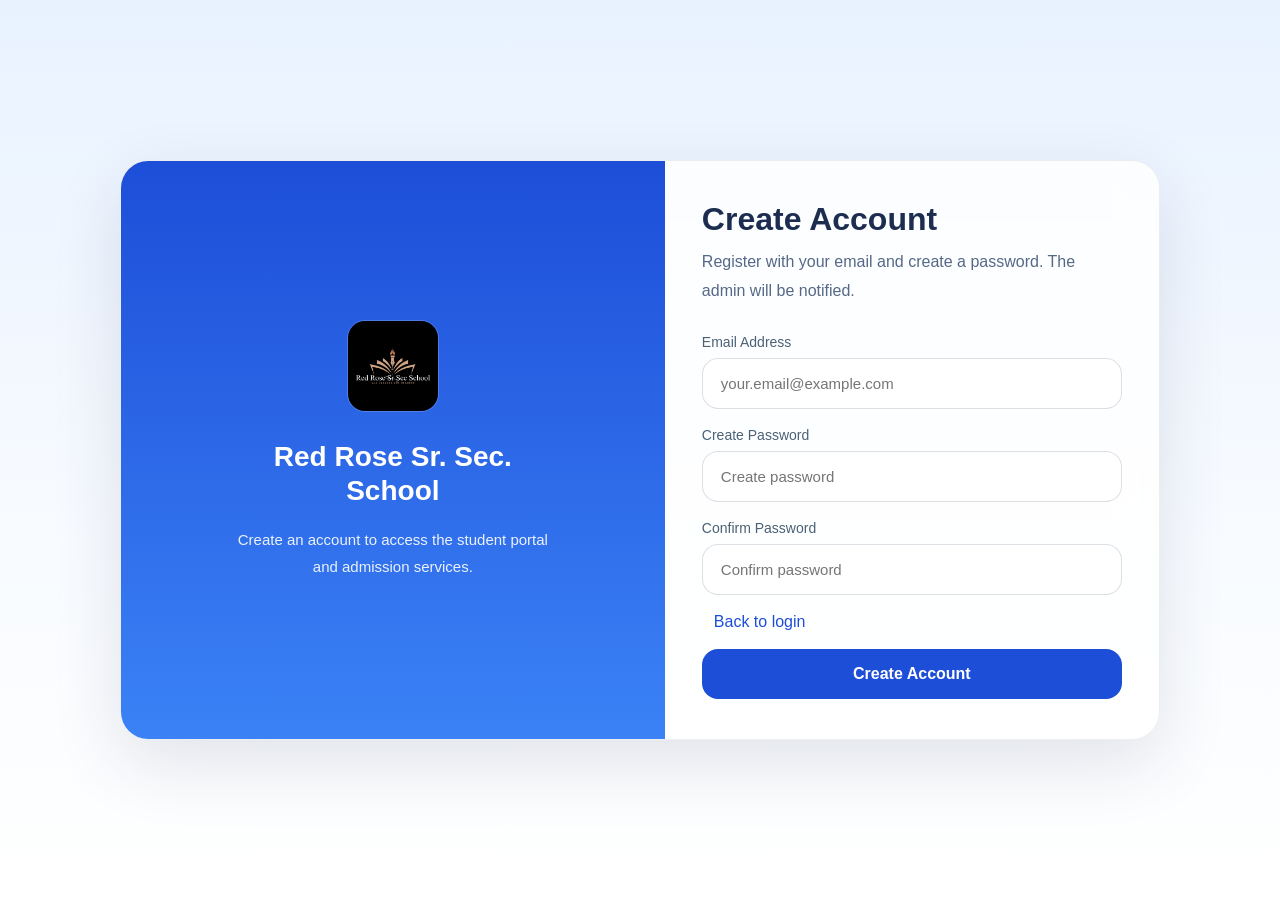
<file: create-account.html>
<!DOCTYPE html>
<html lang="en">

<head>
    <meta charset="UTF-8">
    <meta name="viewport" content="width=device-width, initial-scale=1.0">
    <title>Create Account | Red Rose Sr. Sec. School</title>
    <link rel="stylesheet" href="https://cdnjs.cloudflare.com/ajax/libs/font-awesome/6.7.2/css/all.min.css">
    <link rel="stylesheet" href="assets/css/login.css">
    <style>
        .create-link { color: #1d4ed8; text-decoration: none; margin-left: 12px; }
    </style>
</head>

<body>
    <div class="login-page">
        <div class="login-card">
            <div class="login-panel">
                <div class="branding">
                    <img src="assets/images/logo/logo.jpg" alt="Red Rose School Logo">
                    <h1>Red Rose Sr. Sec. School</h1>
                    <p>Create an account to access the student portal and admission services.</p>
                </div>
            </div>

            <div class="login-form-wrap">
                <div class="login-form-card">
                    <div class="login-form-header">
                        <h2>Create Account</h2>
                        <p>Register with your email and create a password. The admin will be notified.</p>
                    </div>

                    <div id="registerToast" class="toast"></div>

                    <form id="registerForm" class="login-form">
                        <div class="form-group">
                            <label for="registerEmail">Email Address</label>
                            <input type="email" id="registerEmail" placeholder="your.email@example.com" autocomplete="email">
                        </div>

                        <div class="form-group">
                            <label for="registerPassword">Create Password</label>
                            <input type="password" id="registerPassword" placeholder="Create password" autocomplete="new-password">
                        </div>

                        <div class="form-group">
                            <label for="registerConfirmPassword">Confirm Password</label>
                            <input type="password" id="registerConfirmPassword" placeholder="Confirm password" autocomplete="new-password">
                        </div>

                        <div class="form-row">
                            <a href="login.html" class="create-link">Back to login</a>
                        </div>

                        <button type="submit" id="registerButton" class="login-button">Create Account</button>
                    </form>
                </div>
            </div>
        </div>
    </div>

    <script src="auth.js"></script>
    <script src="assets/js/register.js"></script>
</body>

</html>
</file>
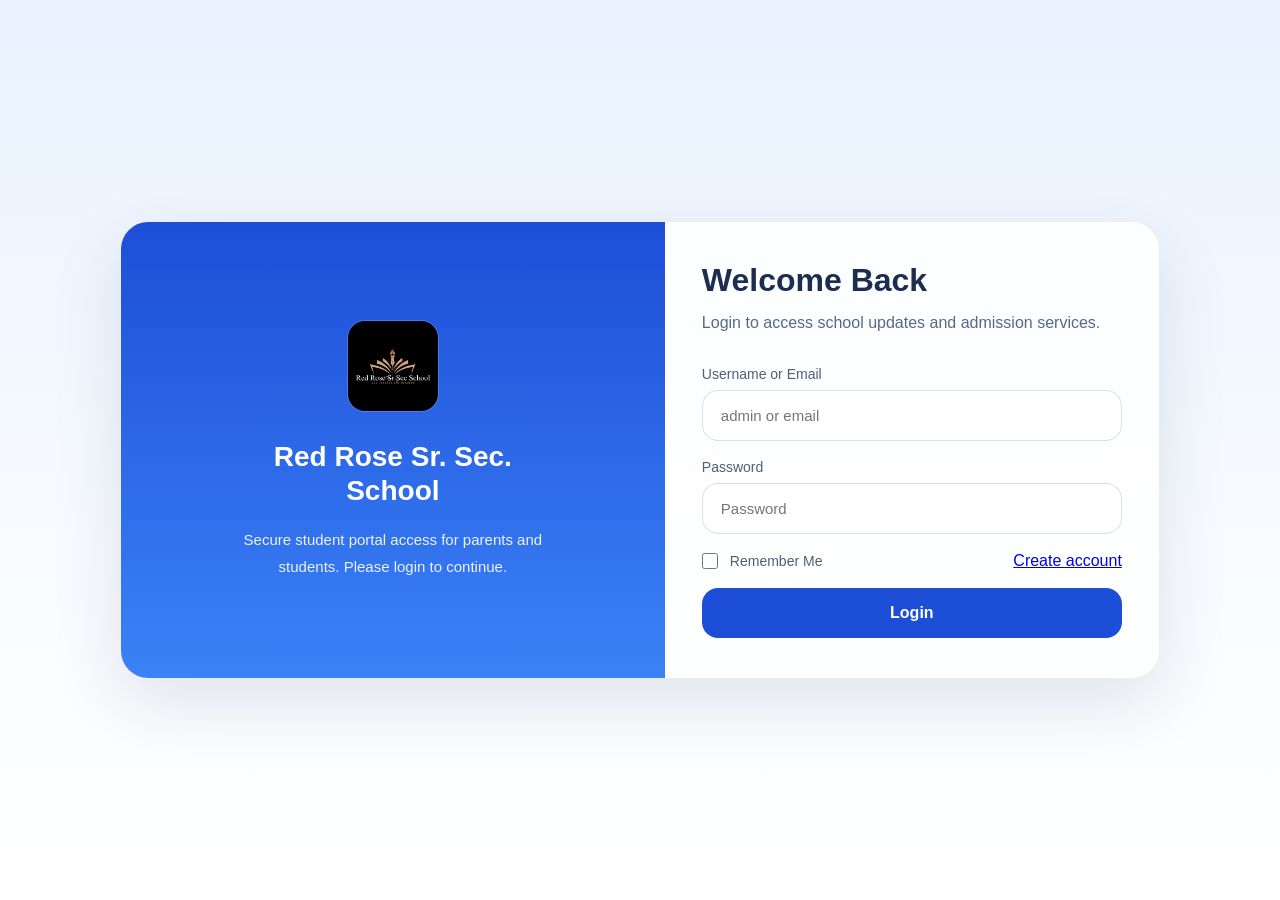
<file: login.html>
<!DOCTYPE html>
<html lang="en">

<head>
    <meta charset="UTF-8">
    <meta name="viewport" content="width=device-width, initial-scale=1.0">
    <title>Login | Red Rose Sr. Sec. School</title>
    <link rel="stylesheet" href="https://cdnjs.cloudflare.com/ajax/libs/font-awesome/6.7.2/css/all.min.css">
    <link rel="stylesheet" href="assets/css/login.css">
</head>

<body>
    <div class="login-page">
        <div class="login-card">
            <div class="login-panel">
                <div class="branding">
                    <img src="assets/images/logo/logo.jpg" alt="Red Rose School Logo">
                    <h1>Red Rose Sr. Sec. School</h1>
                    <p>Secure student portal access for parents and students. Please login to continue.</p>
                </div>
            </div>

            <div class="login-form-wrap">
                <div class="login-form-card">
                    <div class="login-form-header">
                        <h2>Welcome Back</h2>
                        <p>Login to access school updates and admission services.</p>
                    </div>

                    <div id="loginToast" class="toast"></div>

                    <form id="loginForm" class="login-form">
                        <div class="form-group">
                            <label for="loginUsername">Username or Email</label>
                            <input type="text" id="loginUsername" placeholder="admin or email" autocomplete="username">
                        </div>

                        <div class="form-group">
                            <label for="loginPassword">Password</label>
                            <input type="password" id="loginPassword" placeholder="Password" autocomplete="current-password">
                        </div>

                        <div class="form-row">
                            <label class="checkbox-label">
                                <input type="checkbox" id="rememberMe">
                                <span>Remember Me</span>
                            </label>
                            <a href="create-account.html" class="create-link">Create account</a>
                        </div>

                        <button type="submit" id="loginButton" class="login-button">Login</button>
                    </form>
                </div>
            </div>
        </div>
    </div>

    <script src="auth.js"></script>
    <script src="assets/js/login.js"></script>
</body>

</html>
</file>
<file: assets/css/login.css>
* {
    box-sizing: border-box;
    margin: 0;
    padding: 0;
}

html,
body {
    height: 100%;
    font-family: 'Poppins', sans-serif;
    background: linear-gradient(180deg, #e8f2ff 0%, #f8fbff 60%, #ffffff 100%);
    color: #1d2d50;
}

body {
    display: flex;
    align-items: center;
    justify-content: center;
    min-height: 100vh;
    padding: 24px;
}

.login-page {
    width: 100%;
    max-width: 1040px;
}

.login-card {
    display: grid;
    grid-template-columns: 1.1fr 1fr;
    background: rgba(255, 255, 255, 0.82);
    border: 1px solid rgba(29, 45, 80, 0.08);
    border-radius: 28px;
    box-shadow: 0 24px 70px rgba(29, 45, 80, 0.12);
    overflow: hidden;
    backdrop-filter: blur(20px);
}

.login-panel {
    background: linear-gradient(180deg, #1d4ed8 0%, #3b82f6 100%);
    color: #ffffff;
    padding: 46px 38px;
    display: flex;
    align-items: center;
    justify-content: center;
}

.branding {
    max-width: 320px;
    text-align: center;
}

.branding img {
    width: 92px;
    border-radius: 18px;
    margin-bottom: 24px;
    border: 1px solid rgba(255, 255, 255, 0.18);
}

.branding h1 {
    font-size: 28px;
    margin-bottom: 18px;
    line-height: 1.2;
}

.branding p {
    color: rgba(255, 255, 255, 0.9);
    line-height: 1.8;
    font-size: 15px;
}

.login-form-wrap {
    padding: 40px 36px;
    display: flex;
    align-items: center;
    justify-content: center;
}

.login-form-card {
    width: 100%;
    max-width: 420px;
}

.login-form-header h2 {
    font-size: 32px;
    margin-bottom: 10px;
}

.login-form-header p {
    color: #556987;
    line-height: 1.8;
    margin-bottom: 28px;
}

.login-form {
    display: grid;
    gap: 18px;
}

.form-group {
    display: grid;
    gap: 8px;
}

.form-group label {
    font-size: 14px;
    color: #4b6175;
}

.form-group input {
    width: 100%;
    padding: 16px 18px;
    border: 1px solid rgba(29, 45, 80, 0.15);
    border-radius: 16px;
    background: rgba(255, 255, 255, 0.95);
    color: #1d2d50;
    font-size: 15px;
    transition: border-color 0.3s ease, box-shadow 0.3s ease;
}

.form-group input:focus {
    outline: none;
    border-color: #3b82f6;
    box-shadow: 0 0 0 4px rgba(59, 130, 246, 0.12);
}

.form-row {
    display: flex;
    align-items: center;
    justify-content: space-between;
}

.checkbox-label {
    display: inline-flex;
    align-items: center;
    gap: 12px;
    font-size: 14px;
    color: #4b6175;
}

.checkbox-label input {
    width: 16px;
    height: 16px;
}

.login-button {
    display: inline-flex;
    align-items: center;
    justify-content: center;
    padding: 16px 22px;
    border: none;
    border-radius: 16px;
    background: #1d4ed8;
    color: #ffffff;
    font-size: 16px;
    font-weight: 600;
    cursor: pointer;
    transition: transform 0.3s ease, box-shadow 0.3s ease, background 0.3s ease;
}

.login-button:hover {
    transform: translateY(-1px);
    box-shadow: 0 18px 40px rgba(29, 78, 216, 0.16);
}

.login-button:disabled {
    opacity: 0.72;
    cursor: not-allowed;
    transform: none;
    box-shadow: none;
}

.toast {
    display: none;
    padding: 14px 18px;
    border-radius: 14px;
    margin-bottom: 18px;
    font-weight: 600;
    animation: fadeIn 0.3s ease;
}

.toast.success {
    background: #d1fae5;
    color: #065f46;
}

.toast.error {
    background: #fee2e2;
    color: #991b1b;
}

@media (max-width: 860px) {
    .login-card {
        grid-template-columns: 1fr;
        border-radius: 24px;
    }

    .login-panel {
        padding: 32px 24px;
    }
}

@media (max-width: 640px) {
    body {
        padding: 16px;
    }

    .login-panel {
        padding: 28px 18px;
    }

    .login-form-wrap {
        padding: 24px 20px;
    }

    .login-form-header h2 {
        font-size: 28px;
    }
}

/* Extra mobile adjustments for better touch targets and stacking */
@media (max-width: 480px) {
    .login-card {
        grid-template-columns: 1fr;
        border-radius: 18px;
    }

    .login-panel {
        padding: 20px 14px;
    }

    .branding img {
        width: 64px;
        margin-bottom: 14px;
    }

    .branding h1 {
        font-size: 20px;
        margin-bottom: 10px;
    }

    .branding p {
        font-size: 13px;
    }

    .login-form-wrap {
        padding: 18px 14px;
    }

    .login-form-card {
        max-width: 100%;
    }

    .form-group input {
        padding: 14px 14px;
        font-size: 16px;
    }

    .login-button {
        width: 100%;
        padding: 14px 16px;
        font-size: 16px;
    }

    .form-row {
        flex-direction: column;
        align-items: flex-start;
        gap: 10px;
    }

    .create-link {
        margin-left: 0;
        color: #1d4ed8;
        font-size: 14px;
    }
}

@keyframes fadeIn {
    from {
        opacity: 0;
        transform: translateY(-8px);
    }
    to {
        opacity: 1;
        transform: translateY(0);
    }
}
</file>
